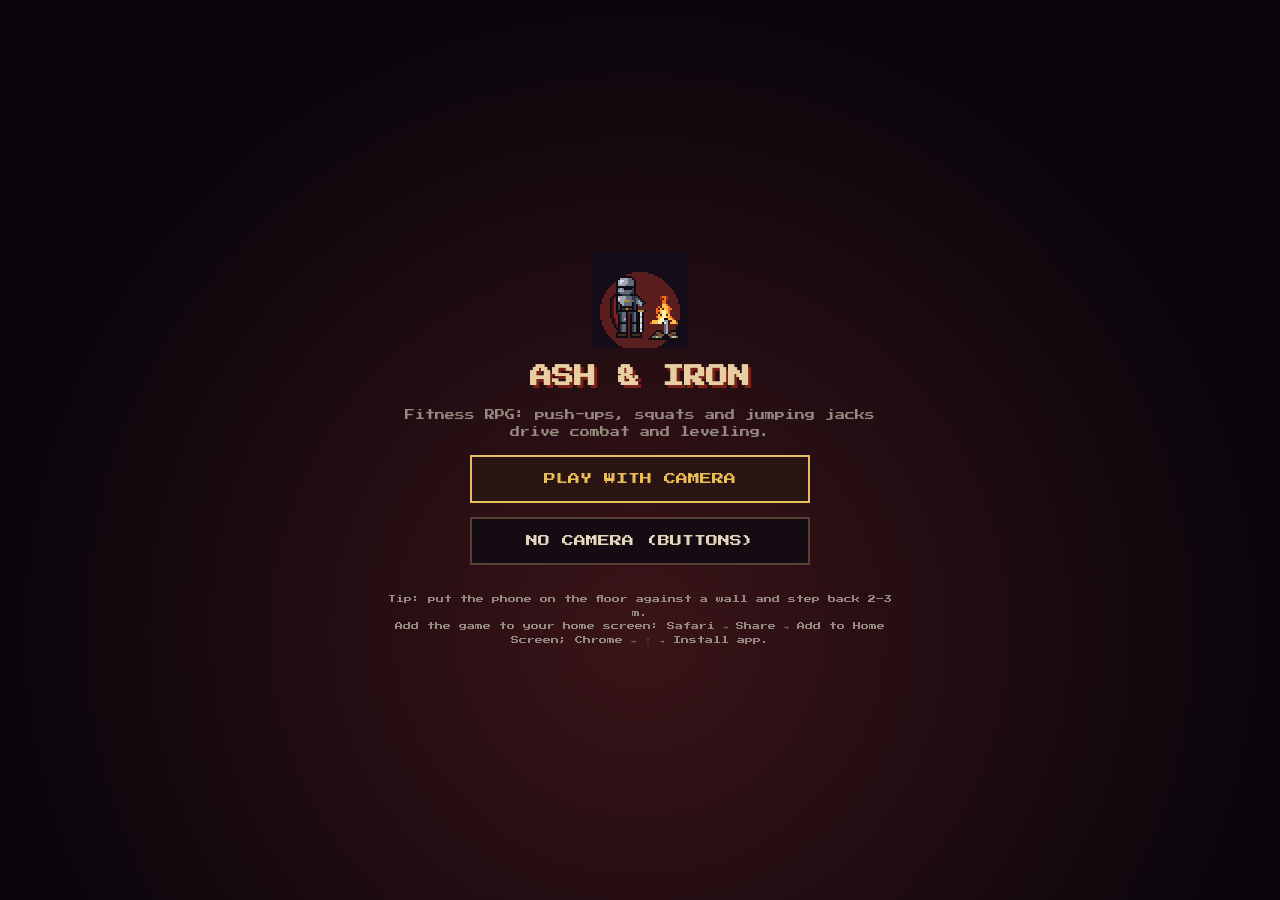
<file: index.html>
<!doctype html>
<html lang="ru">
<head>
<meta charset="utf-8">
<meta name="viewport" content="width=device-width, initial-scale=1, viewport-fit=cover, user-scalable=no">
<title>Ash &amp; Iron</title>
<meta name="description" content="Фитнес-RPG в пиксельном тёмном фэнтези: отжимания, приседания и прыжки управляют боем.">
<meta name="theme-color" content="#0a060c">
<meta name="apple-mobile-web-app-capable" content="yes">
<meta name="mobile-web-app-capable" content="yes">
<meta name="apple-mobile-web-app-status-bar-style" content="black-translucent">
<meta name="apple-mobile-web-app-title" content="Ash &amp; Iron">
<link rel="manifest" href="manifest.webmanifest">
<link rel="icon" href="icon_192.png">
<link rel="apple-touch-icon" href="icon_180.png">
<link rel="stylesheet" href="style.css">
</head>
<body>
<canvas id="game" width="640" height="360"></canvas>
<div id="gate">
  <img src="icon_192.png" alt="" width="96" height="96">
  <h1>ASH &amp; IRON</h1>
  <p data-i18n>Фитнес-RPG: отжимания, приседания и «звёздочка» управляют боем и прокачкой.</p>
  <button id="start-camera" data-i18n>ИГРАТЬ С КАМЕРОЙ</button>
  <button id="start-manual" class="secondary" data-i18n>БЕЗ КАМЕРЫ (КНОПКИ)</button>
  <p id="gate-status">Загрузка…</p>
  <p class="hint"><span data-i18n>Совет: поставьте телефон на пол у стены и отойдите на 2–3 м.</span><br>
  <span data-i18n>Добавьте игру на главный экран: Safari → «Поделиться» → «На экран Домой»;
  Chrome → ⋮ → «Установить приложение».</span></p>
</div>
<script type="module">
  import { boot } from "./game.js";
  boot();
  // офлайн-кэш нужен только сайту; в Android-приложении (Capacitor) всё и так лежит внутри
  if ("serviceWorker" in navigator && !window.Capacitor) navigator.serviceWorker.register("sw.js").catch(() => {});
</script>
</body>
</html>
</file>
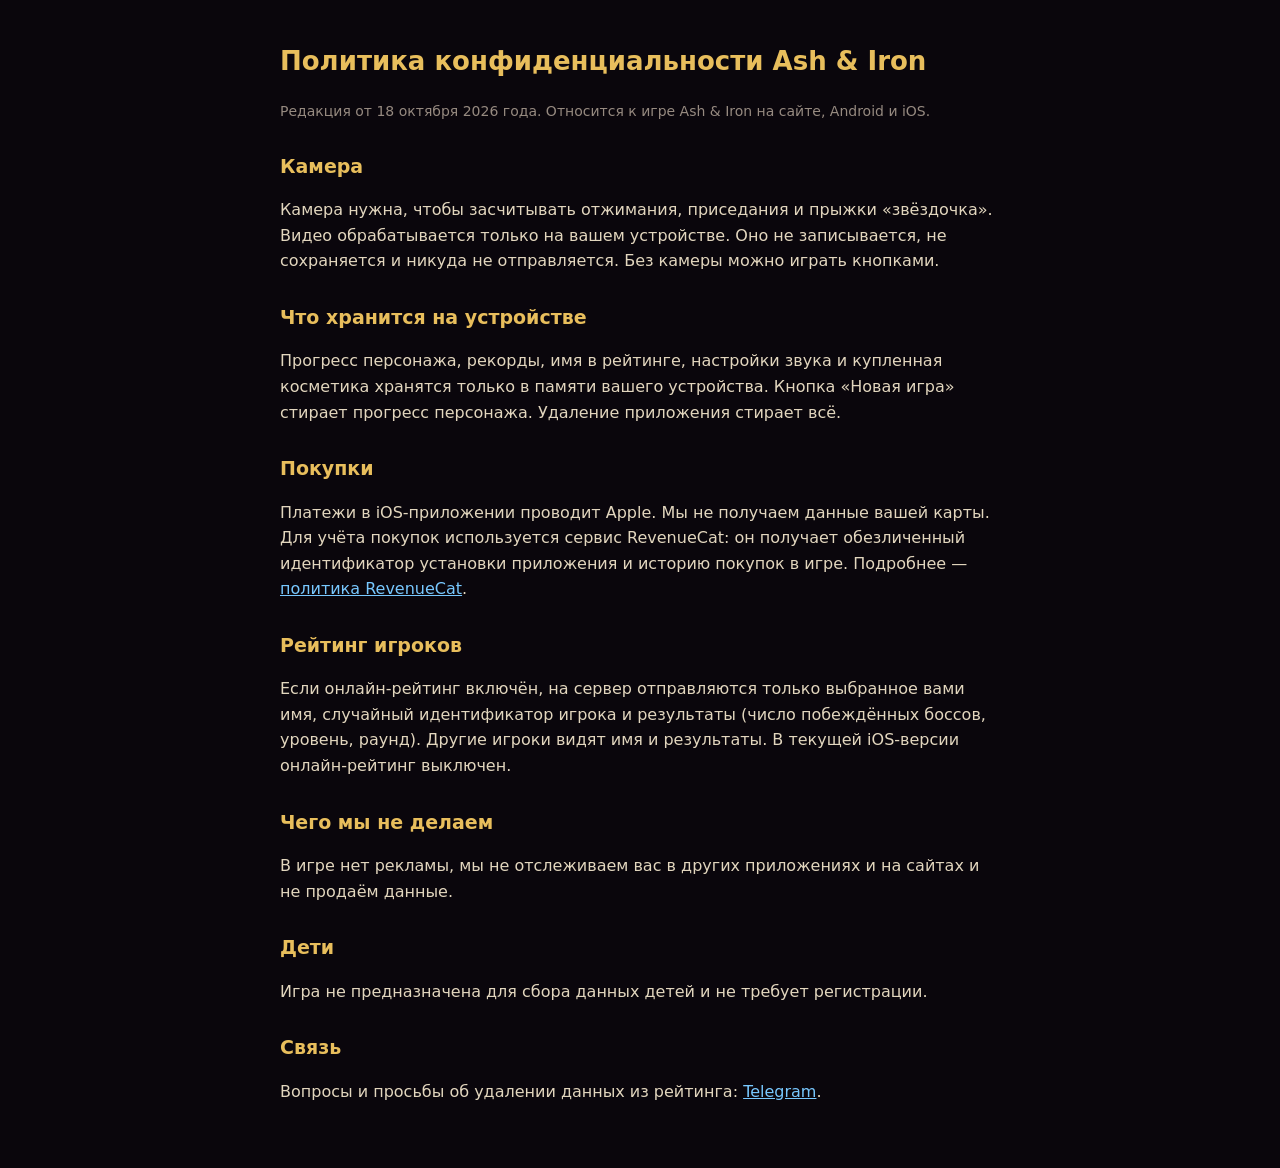
<file: privacy.html>
<!doctype html>
<html lang="ru">
<head>
<meta charset="utf-8">
<meta name="viewport" content="width=device-width, initial-scale=1">
<title>Ash &amp; Iron — политика конфиденциальности</title>
<style>
  :root { color-scheme: dark; }
  body { margin: 0; background: #0a060c; color: #e2d6be; font: 16px/1.6 system-ui, -apple-system, sans-serif; }
  main { max-width: 720px; margin: 0 auto; padding: 24px 16px 48px; }
  h1 { color: #e8be5c; font-size: 26px; }
  h2 { color: #e8be5c; font-size: 19px; margin-top: 28px; }
  a { color: #78c8ff; }
  .note { color: #968a80; font-size: 14px; }
</style>
</head>
<body>
<main>
<!-- ЧЕРНОВИК: проверить перед публикацией в App Store -->
<h1>Политика конфиденциальности Ash &amp; Iron</h1>
<p class="note">Редакция от 18 октября 2026 года. Относится к игре Ash &amp; Iron на сайте, Android и iOS.</p>

<h2>Камера</h2>
<p>Камера нужна, чтобы засчитывать отжимания, приседания и прыжки «звёздочка». Видео обрабатывается
только на вашем устройстве. Оно не записывается, не сохраняется и никуда не отправляется. Без камеры
можно играть кнопками.</p>

<h2>Что хранится на устройстве</h2>
<p>Прогресс персонажа, рекорды, имя в рейтинге, настройки звука и купленная косметика хранятся только
в памяти вашего устройства. Кнопка «Новая игра» стирает прогресс персонажа. Удаление приложения
стирает всё.</p>

<h2>Покупки</h2>
<p>Платежи в iOS-приложении проводит Apple. Мы не получаем данные вашей карты. Для учёта покупок
используется сервис RevenueCat: он получает обезличенный идентификатор установки приложения и
историю покупок в игре. Подробнее —
<a href="https://www.revenuecat.com/privacy/">политика RevenueCat</a>.</p>

<h2>Рейтинг игроков</h2>
<p>Если онлайн-рейтинг включён, на сервер отправляются только выбранное вами имя, случайный
идентификатор игрока и результаты (число побеждённых боссов, уровень, раунд). Другие игроки видят
имя и результаты. В текущей iOS-версии онлайн-рейтинг выключен.</p>

<h2>Чего мы не делаем</h2>
<p>В игре нет рекламы, мы не отслеживаем вас в других приложениях и на сайтах и не продаём данные.</p>

<h2>Дети</h2>
<p>Игра не предназначена для сбора данных детей и не требует регистрации.</p>

<h2>Связь</h2>
<p>Вопросы и просьбы об удалении данных из рейтинга:
<a href="https://t.me/melnikovdania">Telegram</a>.</p>
</main>
</body>
</html>
</file>
<file: style.css>
@font-face {
  font-family: "PressStart2P";
  src: url("press-start-2p-cyrillic-400-normal.woff2") format("woff2");
  unicode-range: U+0301, U+0400-045F, U+0490-0491, U+04B0-04B1, U+2116;
}
@font-face {
  font-family: "PressStart2P";
  src: url("press-start-2p-latin-400-normal.woff2") format("woff2");
}
html, body {
  margin: 0; height: 100%; background: #0a060c; color: #e2d6be;
  overflow: hidden; overscroll-behavior: none; touch-action: none;
  -webkit-user-select: none; user-select: none; -webkit-tap-highlight-color: transparent;
  font-family: "PressStart2P", monospace;
}
body {
  display: flex; align-items: center; justify-content: center;
  padding: env(safe-area-inset-top) env(safe-area-inset-right) env(safe-area-inset-bottom) env(safe-area-inset-left);
  box-sizing: border-box;
}
canvas { image-rendering: pixelated; image-rendering: crisp-edges; display: block; touch-action: none; }
#gate {
  position: fixed; inset: 0; display: flex; flex-direction: column; align-items: center; justify-content: center;
  gap: 14px; padding: 24px; box-sizing: border-box; text-align: center;
  background: radial-gradient(circle at 50% 70%, #3a1418 0%, #0a060c 70%);
}
#gate[hidden] { display: none; }
#gate img { image-rendering: pixelated; }
#gate h1 { font-size: 22px; color: #e8cea0; margin: 0; text-shadow: 3px 3px #78201a; line-height: 1.4; }
#gate p { font-size: 10px; line-height: 1.7; color: #968a80; margin: 0; max-width: 520px; }
#gate .hint { font-size: 8px; }
#gate button {
  font: inherit; font-size: 12px; padding: 16px 20px; width: min(340px, 90vw);
  color: #e8be5c; background: #2a1414; border: 2px solid #e8be5c; cursor: pointer;
  opacity: .4; pointer-events: none;
}
#gate.ready button { opacity: 1; pointer-events: auto; }
#gate button.secondary { color: #e2d6be; border-color: #5a4032; background: #140c12; }
#gate button:active { transform: translateY(2px); }

/* Модальные окна (покупка, имя в рейтинге) */
.modal {
  position: fixed; inset: 0; z-index: 10; display: flex; align-items: center; justify-content: center;
  background: rgba(5, 3, 8, 0.78); padding: 16px; box-sizing: border-box;
}
.modal-box {
  width: min(440px, 100%); background: #140c12; border: 2px solid #e8be5c; padding: 20px;
  box-shadow: 0 0 0 4px #2a1414, 0 12px 40px rgba(0, 0, 0, 0.7); box-sizing: border-box;
  font-family: "PressStart2P", monospace; color: #e2d6be;
}
.modal-box h2 { font-size: 14px; color: #e8be5c; margin: 0 0 14px; line-height: 1.5; }
.modal-box p { font-size: 10px; line-height: 1.8; margin: 0 0 12px; }
.modal-box .modal-note { font-size: 8px; color: #78dcff; }
.modal-input {
  width: 100%; box-sizing: border-box; font: inherit; font-size: 14px; padding: 10px;
  background: #0a060c; color: #e8cea0; border: 2px solid #5a4032; margin-bottom: 14px;
}
.modal-input:focus { outline: none; border-color: #e8be5c; }
.modal-row { display: flex; gap: 10px; justify-content: flex-end; flex-wrap: wrap; }
.modal-row button {
  font: inherit; font-size: 10px; padding: 12px 14px; cursor: pointer; border: 2px solid #5a4032;
  background: #140c12; color: #e2d6be;
}
.modal-row .modal-ok { border-color: #e8be5c; color: #e8be5c; background: #2a1414; }
.modal-row button:focus-visible { outline: 2px solid #e8cea0; outline-offset: 2px; }
</file>
